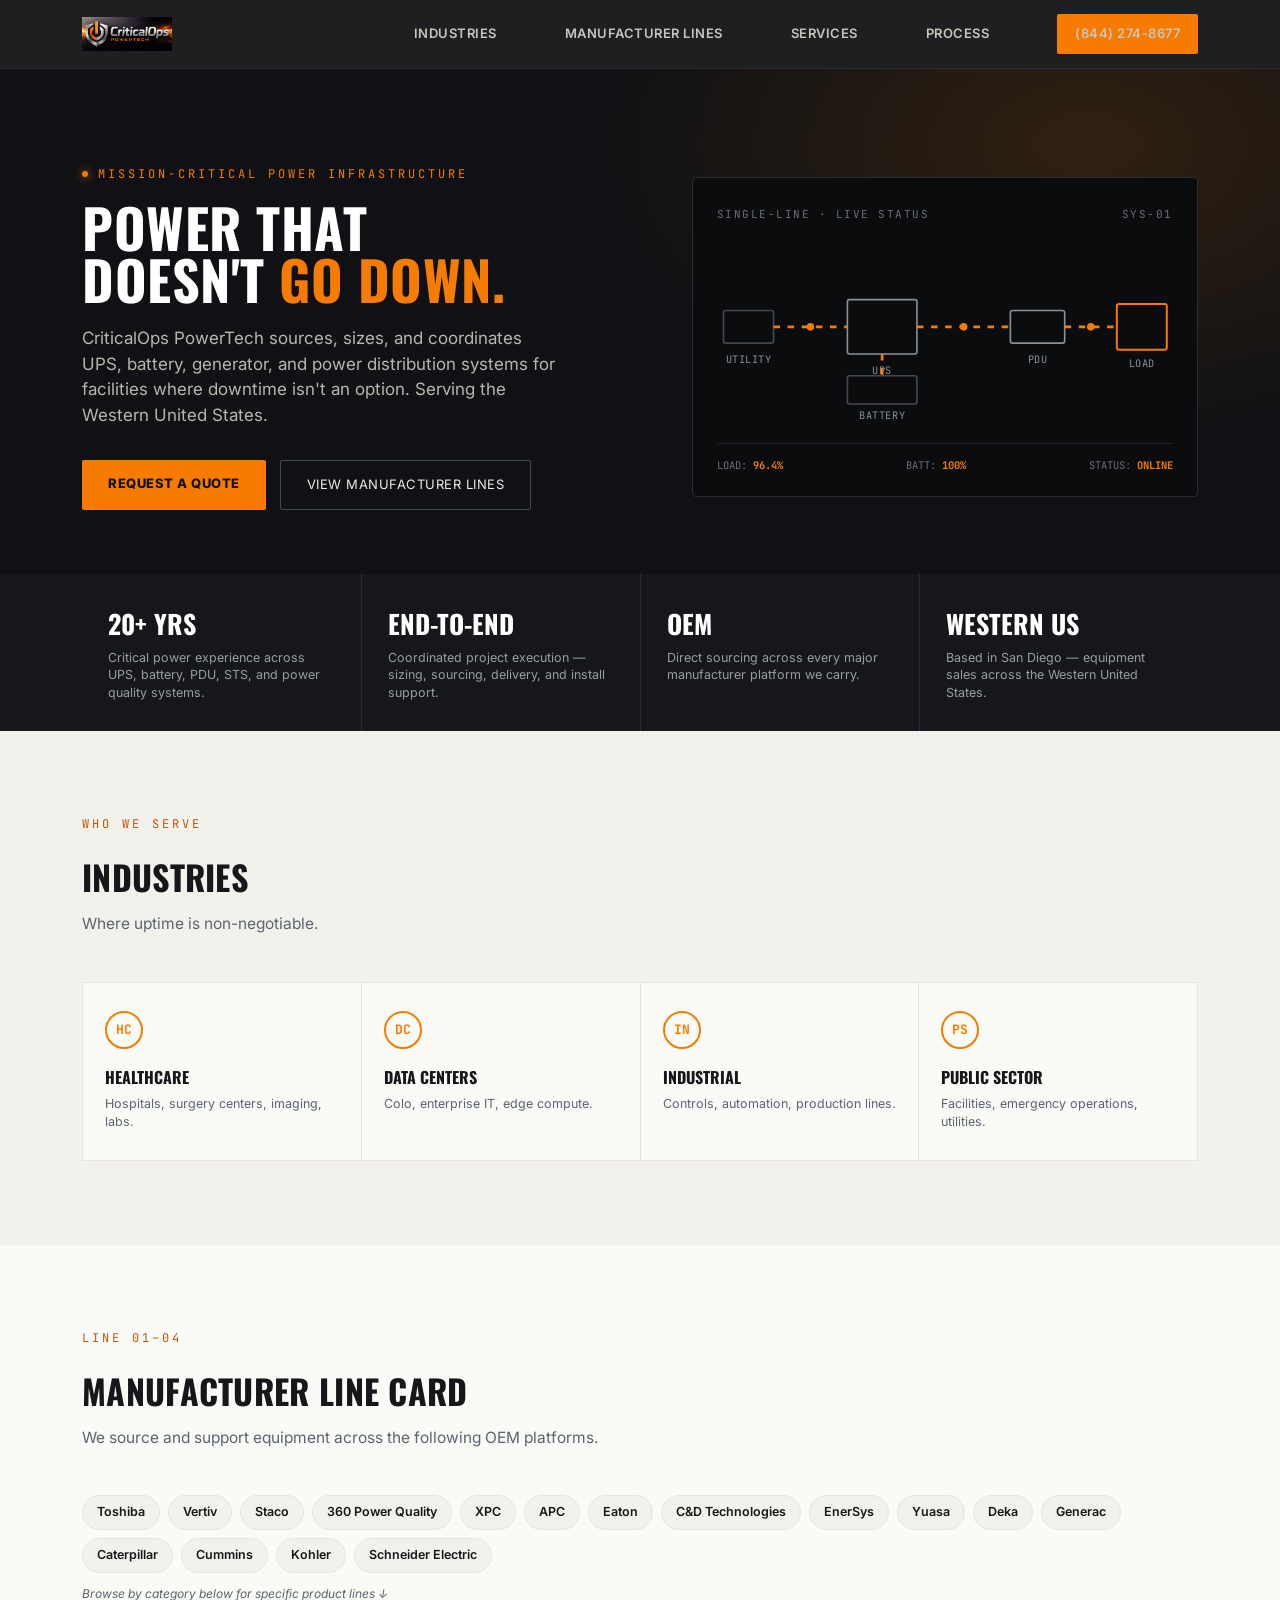
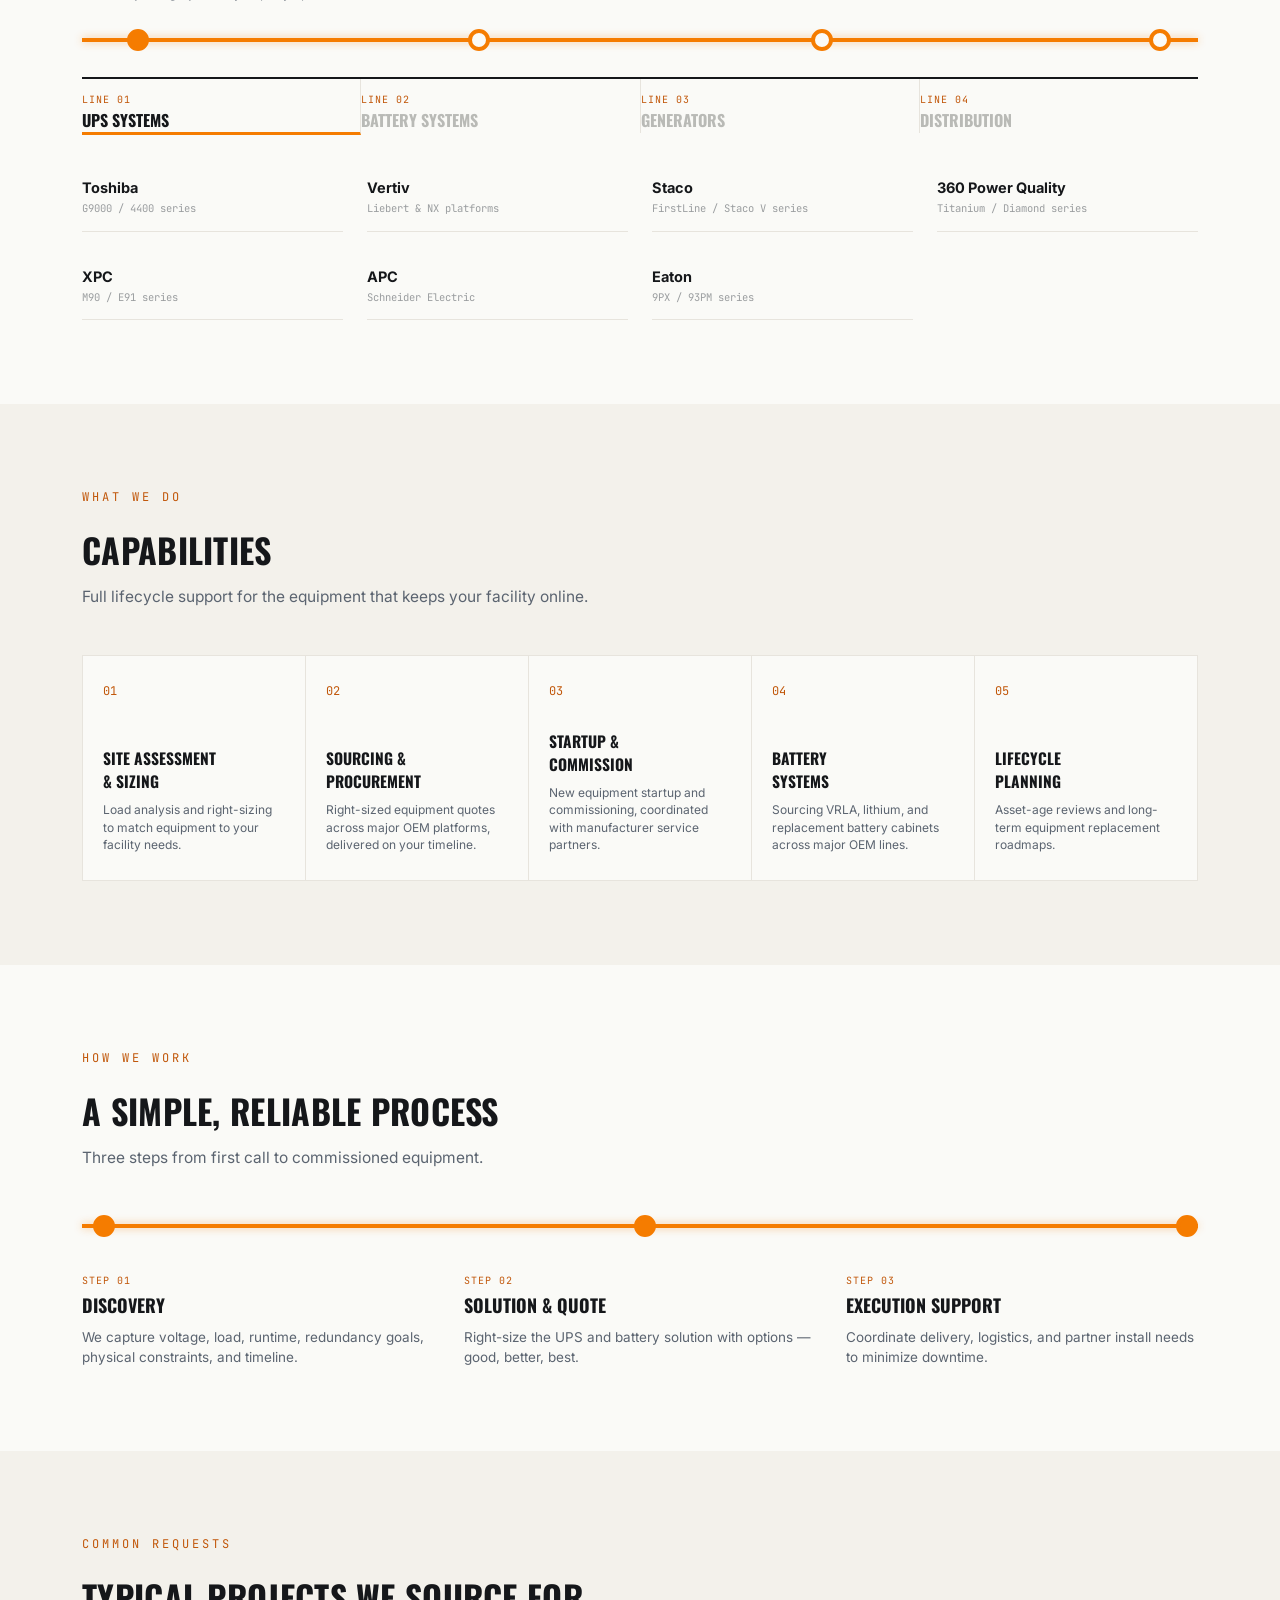
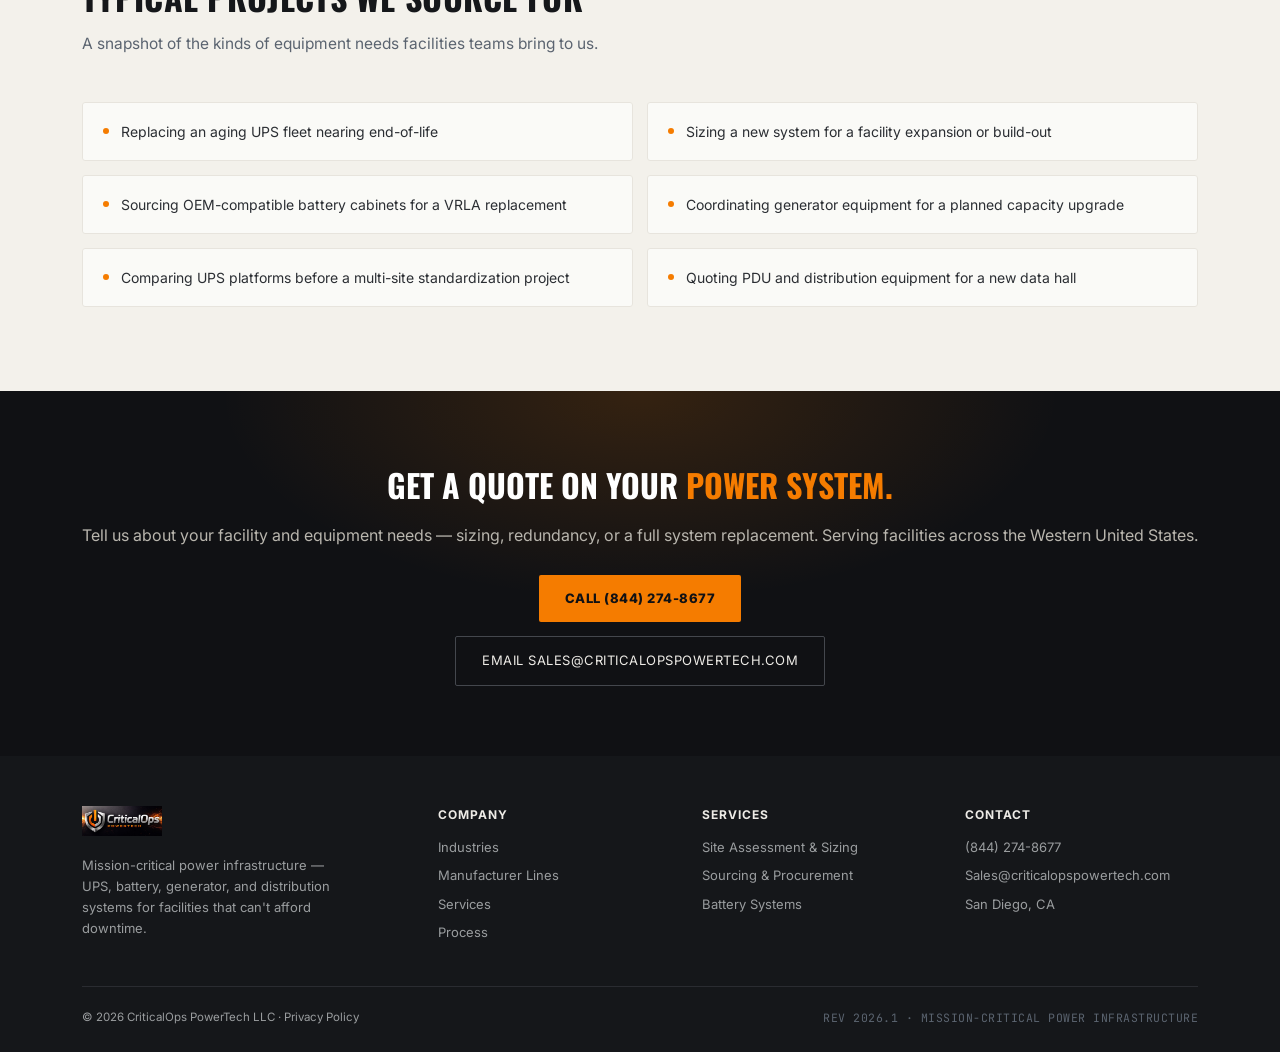
<file: index.html>
<!DOCTYPE html>
<html lang="en">
<head>
<meta charset="UTF-8">
<meta name="viewport" content="width=device-width, initial-scale=1.0">

<!-- ===== Primary SEO ===== -->
<title>UPS &amp; Power Equipment Sales | CriticalOps PowerTech</title>
<meta name="description" content="Mission-critical UPS, battery, generator, and power distribution equipment sales and sourcing for data centers, healthcare, and industrial facilities across the Western United States.">
<meta name="robots" content="index, follow">
<link rel="canonical" href="https://criticalopspowertech.com/">

<!-- ===== Favicon ===== -->
<link rel="icon" type="image/png" sizes="32x32" href="/favicon-32.png">
<link rel="icon" type="image/png" sizes="16x16" href="/favicon-16.png">
<link rel="apple-touch-icon" sizes="180x180" href="/apple-touch-icon.png">

<!-- ===== Open Graph (Facebook / LinkedIn previews) ===== -->
<meta property="og:type" content="website">
<meta property="og:title" content="CriticalOps PowerTech | Mission-Critical UPS &amp; Power Infrastructure">
<meta property="og:description" content="UPS, battery, generator, and power distribution equipment sales for facilities where downtime isn't an option. Serving the Western United States.">
<meta property="og:url" content="https://criticalopspowertech.com/">
<meta property="og:image" content="https://criticalopspowertech.com/og-image.jpg">
<meta property="og:image:width" content="1200">
<meta property="og:image:height" content="630">
<meta property="og:locale" content="en_US">
<meta property="og:site_name" content="CriticalOps PowerTech">

<!-- ===== Twitter Card ===== -->
<meta name="twitter:card" content="summary_large_image">
<meta name="twitter:title" content="CriticalOps PowerTech | Mission-Critical UPS &amp; Power Infrastructure">
<meta name="twitter:description" content="UPS, battery, generator, and power distribution equipment sales for facilities where downtime isn't an option.">
<meta name="twitter:image" content="https://criticalopspowertech.com/og-image.jpg">

<!-- ===== Local Business Structured Data ===== -->
<script type="application/ld+json">
{
  "@context": "https://schema.org",
  "@type": "LocalBusiness",
  "name": "CriticalOps PowerTech LLC",
  "image": "https://criticalopspowertech.com/og-image.jpg",
  "url": "https://criticalopspowertech.com/",
  "telephone": "+1-844-274-8677",
  "email": "Sales@criticalopspowertech.com",
  "priceRange": "$$",
  "address": {
    "@type": "PostalAddress",
    "addressLocality": "San Diego",
    "addressRegion": "CA",
    "addressCountry": "US"
  },
  "areaServed": [
    {"@type": "State", "name": "California"},
    {"@type": "State", "name": "Nevada"},
    {"@type": "State", "name": "Arizona"},
    {"@type": "State", "name": "Utah"},
    {"@type": "State", "name": "Wyoming"},
    {"@type": "State", "name": "Montana"}
  ],
  "openingHoursSpecification": [
    {
      "@type": "OpeningHoursSpecification",
      "dayOfWeek": ["Monday","Tuesday","Wednesday","Thursday","Friday"],
      "opens": "08:00",
      "closes": "17:00"
    }
  ],
  "sameAs": [],
  "makesOffer": [
    {"@type":"Offer","itemOffered":{"@type":"Service","name":"UPS System Sales & Sourcing"}},
    {"@type":"Offer","itemOffered":{"@type":"Service","name":"Battery System Sourcing"}},
    {"@type":"Offer","itemOffered":{"@type":"Service","name":"Generator Equipment Sourcing"}},
    {"@type":"Offer","itemOffered":{"@type":"Service","name":"Power System Sourcing & Project Coordination"}}
  ]
}
</script>

<!-- ===== Google Analytics (GA4) =====
     Currently DISABLED because no real Measurement ID has been added yet.
     To enable: get a free ID at analytics.google.com — no Google Ads account needed,
     GA4 and Google Ads are separate products. Takes about 2 minutes:
     1. Go to analytics.google.com, create an account + property for criticalopspowertech.com
     2. It will give you an ID that looks like G-ABC1234XYZ
     3. Replace BOTH instances of G-XXXXXXXXXX below with that ID
     4. Delete the comment-opening marker right below this note, and the matching
        comment-closing marker further down, to turn the tracking code back on.
-->
<!--
<script async src="https://www.googletagmanager.com/gtag/js?id=G-XXXXXXXXXX"></script>
<script>
  window.dataLayer = window.dataLayer || [];
  function gtag(){dataLayer.push(arguments);}
  gtag('js', new Date());
  gtag('config', 'G-XXXXXXXXXX');
</script>
-->

<link rel="preconnect" href="https://fonts.googleapis.com">
<link rel="preconnect" href="https://fonts.gstatic.com" crossorigin>
<link href="https://fonts.googleapis.com/css2?family=Oswald:wght@500;600;700&family=JetBrains+Mono:wght@400;500;600&family=Inter:wght@400;500;600&display=swap" rel="stylesheet">
<style>
  :root{
    --charcoal:#101114;
    --charcoal2:#1A1C20;
    --orange:#F57C00;
    --amber:#C1570A;
    --steel:#5B6470;
    --paper:#FAFAF7;
    --hairline:#E7E4DD;
    --ink:#15171A;
  }
  *{margin:0;padding:0;box-sizing:border-box;}
  html{scroll-behavior:smooth;}
  body{
    font-family:"Inter",-apple-system,BlinkMacSystemFont,"Segoe UI",Helvetica,Arial,sans-serif;
    background:var(--paper);
    color:var(--ink);
    line-height:1.5;
  }
  .display{
    font-family:"Oswald",Helvetica,Arial,sans-serif;
    font-stretch:condensed;
    font-weight:800;
    text-transform:uppercase;
    letter-spacing:0.5px;
  }
  .mono{
    font-family:"JetBrains Mono","SF Mono","Courier New",monospace;
    letter-spacing:0.5px;
  }
  a{color:inherit;text-decoration:none;}
  .wrap{max-width:1180px;margin:0 auto;padding:0 32px;}

  /* ---------------- NAV ---------------- */
  header.nav{
    position:sticky;top:0;z-index:50;
    background:rgba(16,17,20,0.94);
    backdrop-filter:blur(6px);
    border-bottom:1px solid #2A2C31;
  }
  .nav-inner{
    max-width:1180px;margin:0 auto;padding:14px 32px;
    display:flex;align-items:center;justify-content:space-between;
  }
  .nav-logo{display:flex;align-items:center;gap:10px;}
  .nav-logo img{height:34px;display:block;}
  .nav-links{display:flex;align-items:center;gap:34px;}
  .nav-links a{
    color:#C9C5BC;font-size:13px;letter-spacing:0.5px;text-transform:uppercase;
    font-weight:600;transition:color .15s;margin-left:34px;
  }
  .nav-links a:first-child{margin-left:0;}
  .nav-links a:hover{color:var(--orange);}
  .nav-cta{
    background:var(--orange);color:#101114;font-weight:800;
    padding:10px 18px;border-radius:2px;font-size:13px;letter-spacing:0.3px;
    text-transform:uppercase;
  }
  .nav-cta:hover{background:#FF9326;}
  .nav-burger{
    display:none;flex-direction:column;justify-content:center;gap:5px;
    width:30px;height:30px;background:none;border:none;cursor:pointer;padding:0;
  }
  .nav-burger span{width:100%;height:2px;background:#EDEBE6;transition:transform .2s, opacity .2s;}
  .nav-burger.open span:nth-child(1){transform:translateY(7px) rotate(45deg);}
  .nav-burger.open span:nth-child(2){opacity:0;}
  .nav-burger.open span:nth-child(3){transform:translateY(-7px) rotate(-45deg);}
  @media(max-width:860px){
    .nav-links{
      position:fixed;top:63px;left:0;right:0;bottom:0;
      background:var(--charcoal);
      flex-direction:column;align-items:flex-start;gap:0;
      padding:18px 32px;
      transform:translateX(100%);
      transition:transform .25s ease;
      overflow-y:auto;
    }
    .nav-links.open{transform:translateX(0);}
    .nav-links a{
      margin-left:0;width:100%;padding:16px 0;font-size:15px;
      border-bottom:1px solid #2A2C31;
    }
    .nav-links a.nav-cta{
      width:auto;margin-top:18px;padding:14px 22px;border:none;text-align:center;
    }
    .nav-burger{display:flex;}
  }

  /* ---------------- HERO ---------------- */
  .hero{
    background:var(--charcoal);
    color:#fff;
    position:relative;
    overflow:hidden;
    padding:96px 0 64px 0;
  }
  .hero::before{
    content:'';
    position:absolute; top:0;left:0;right:0;bottom:0;
    background:
      radial-gradient(ellipse 700px 420px at 85% 15%, rgba(245,124,0,0.14), transparent 70%);
    pointer-events:none;
  }
  .hero-inner{
    max-width:1180px;margin:0 auto;padding:0 32px;
    display:grid;grid-template-columns:1.05fr 0.95fr;gap:50px;align-items:center;
    position:relative;z-index:2;
  }
  .eyebrow{
    font-family:"JetBrains Mono","SF Mono","Courier New",monospace;
    font-size:12px;letter-spacing:3px;color:var(--orange);text-transform:uppercase;
    display:flex;align-items:center;gap:10px;margin-bottom:18px;
  }
  .eyebrow .dot{width:6px;height:6px;border-radius:50%;background:var(--orange);
    box-shadow:0 0 8px rgba(245,124,0,.9);animation:pulse 1.8s infinite;}
  @keyframes pulse{0%,100%{opacity:1;}50%{opacity:.35;}}
  h1.hero-title{
    font-size:54px;line-height:0.98;letter-spacing:0.5px;
    font-family:"Oswald",Helvetica,sans-serif;font-weight:800;text-transform:uppercase;
    margin-bottom:20px;
  }
  h1.hero-title span{color:var(--orange);}
  .hero p.sub{
    font-size:17px;color:#B9B6AE;max-width:480px;margin-bottom:32px;
  }
  .hero-ctas{display:flex;gap:14px;flex-wrap:wrap;}
  .btn-primary{
    background:var(--orange);color:#101114;font-weight:800;padding:14px 26px;
    text-transform:uppercase;font-size:13px;letter-spacing:0.5px;border-radius:2px;
    transition:background .15s, transform .15s;
    display:inline-block;
  }
  .btn-primary:hover{background:#FF9326;transform:translateY(-1px);}
  .btn-ghost{
    border:1.5px solid #44474D;color:#EDEBE6;padding:14px 26px;
    text-transform:uppercase;font-size:13px;letter-spacing:0.5px;border-radius:2px;
    transition:border-color .15s, color .15s;
    display:inline-block;
  }
  .btn-ghost:hover{border-color:var(--orange);color:var(--orange);}

  /* ---- single-line diagram (signature hero element) ---- */
  .diagram{
    background:#0B0C0E;
    border:1px solid #2A2C31;
    border-radius:4px;
    padding:28px 24px 22px 24px;
    position:relative;
  }
  .diagram .dtitle{
    font-family:"JetBrains Mono","SF Mono","Courier New",monospace;font-size:11px;color:#6B6E73;
    letter-spacing:1.5px;text-transform:uppercase;margin-bottom:18px;
    display:flex;justify-content:space-between;
  }
  .diagram svg{width:100%;height:auto;display:block;}
  .diagram .node-label{
    font-family:"JetBrains Mono","SF Mono","Courier New",monospace;font-size:9.5px;fill:#8A8F98;
    text-transform:uppercase;letter-spacing:0.5px;
  }
  .diagram .flow{
    stroke:var(--orange); stroke-width:2.5; fill:none;
    stroke-dasharray:6 7;
    animation:flow 1.4s linear infinite;
  }
  @keyframes flow{to{stroke-dashoffset:-26;}}
  .diagram .statline{
    margin-top:18px;display:flex;justify-content:space-between;
    font-family:"JetBrains Mono","SF Mono","Courier New",monospace;font-size:10.5px;color:#6B6E73;
    border-top:1px solid #232427;padding-top:14px;
  }
  .diagram .statline b{color:var(--orange);}

  /* ---------------- STATS STRIP ---------------- */
  .stats{
    background:var(--ink);
    padding:0;
  }
  .stats-inner{
    max-width:1180px;margin:0 auto;padding:0 32px;
    display:grid;grid-template-columns:repeat(4,1fr);
  }
  .stat{
    padding:30px 26px;border-left:1px solid #2A2C31;
  }
  .stat:first-child{border-left:none;}
  .stat .big{font-family:"Oswald",sans-serif;font-weight:800;font-size:26px;color:#fff;text-transform:uppercase;}
  .stat .desc{font-size:12.5px;color:#9A9D9F;margin-top:6px;line-height:1.4;}
  @media(max-width:760px){.stats-inner{grid-template-columns:repeat(2,1fr);}.stat:nth-child(3){border-left:none;}}

  /* ---------------- SECTION HEADERS ---------------- */
  section{padding:84px 0;}
  .section-head{margin-bottom:46px;max-width:640px;}
  .section-head .eyebrow{color:var(--amber);}
  .section-head h2{
    font-family:"Oswald",sans-serif;font-weight:800;text-transform:uppercase;
    font-size:34px;letter-spacing:0.3px;color:var(--ink);
  }
  .section-head p{color:var(--steel);font-size:15.5px;margin-top:10px;}

  /* ---------------- LINE CARD / BUS BAR ---------------- */
  .lines{background:var(--paper);}
  .brand-chips{display:flex;flex-wrap:wrap;gap:8px;margin-top:22px;}
  .chip{
    background:#F3F1EB;border:1px solid var(--hairline);color:var(--ink);
    font-size:12.5px;font-weight:600;padding:7px 14px;border-radius:20px;
    transition:background .15s, border-color .15s;
  }
  .chip:hover{background:#FCEFDD;border-color:var(--orange);}
  .chip-note{font-size:12px;color:var(--steel);margin-top:12px;font-style:italic;}

  .busbar-web{position:relative;height:30px;margin:26px 0 6px 0;}
  .busbar-web .line{position:absolute;top:9px;left:0;right:0;height:4px;background:var(--orange);
    box-shadow:0 0 8px rgba(245,124,0,.45);}
  .busbar-web .node{
    position:absolute;top:0;width:22px;height:22px;border-radius:50%;
    background:var(--paper);border:4px solid var(--orange);cursor:pointer;
    transition:transform .15s;
  }
  .busbar-web .node:hover{transform:scale(1.15);}
  .busbar-web .node.active{background:var(--orange);}

  .line-tabs{display:flex;margin:18px 0 0 0;border-top:2px solid var(--ink);}
  .line-tab{
    flex:1;padding:14px 4px 0 0;cursor:pointer;border-right:1px solid var(--hairline);
    background:none;border-top:none;border-left:none;border-bottom:none;
    text-align:left;font-family:inherit;
  }
  .line-tab:last-child{border-right:none;}
  .line-tab:focus-visible{outline:2px solid var(--orange);outline-offset:3px;}
  .line-tab .code{display:block;font-family:"JetBrains Mono","SF Mono","Courier New",monospace;font-size:10px;color:var(--amber);letter-spacing:1px;}
  .line-tab h3{font-family:"Oswald",sans-serif;font-weight:800;text-transform:uppercase;font-size:16px;margin-top:2px;color:#B9BAB6;transition:color .15s;}
  .line-tab.active h3{color:var(--ink);}
  .line-tab.active{border-bottom:3px solid var(--orange);margin-bottom:-2px;}

  .line-panel{display:none;padding-top:28px;}
  .line-panel.active{display:grid;grid-template-columns:repeat(4,1fr);gap:18px 24px;}
  .brand-card{padding:14px 0;border-bottom:1px solid var(--hairline);}
  .brand-card b{font-size:14.5px;}
  .brand-card .tag{display:block;font-family:"JetBrains Mono","SF Mono","Courier New",monospace;font-size:10.5px;color:#9A9D9F;margin-top:2px;}

  /* ---------------- SERVICES ---------------- */
  .services{background:#F3F1EB;}
  .svc-grid{display:grid;grid-template-columns:repeat(5,1fr);gap:1px;background:var(--hairline);border:1px solid var(--hairline);}
  .svc-card{background:var(--paper);padding:26px 20px;min-height:170px;display:flex;flex-direction:column;justify-content:space-between;}
  .svc-card .num{font-family:"JetBrains Mono","SF Mono","Courier New",monospace;color:var(--amber);font-size:12px;}
  .svc-card h4{font-family:"Oswald",sans-serif;font-weight:800;text-transform:uppercase;font-size:15.5px;margin-top:30px;}
  .svc-card p{font-size:12px;color:var(--steel);margin-top:8px;line-height:1.45;}
  @media(max-width:900px){.svc-grid{grid-template-columns:repeat(2,1fr);}}

  /* ---------------- INDUSTRIES ---------------- */
  .industries{background:#F3F1EB;}
  .ind-grid{display:grid;grid-template-columns:repeat(4,1fr);gap:1px;background:var(--hairline);border:1px solid var(--hairline);}
  .ind-card{background:var(--paper);padding:28px 22px;text-align:left;}
  .ind-card .mark{
    width:38px;height:38px;border:2px solid var(--orange);border-radius:50%;
    display:flex;align-items:center;justify-content:center;
    font-family:"JetBrains Mono","SF Mono","Courier New",monospace;font-weight:700;color:var(--orange);font-size:13px;
    margin-bottom:16px;
  }
  .ind-card h4{font-family:"Oswald",sans-serif;font-weight:800;text-transform:uppercase;font-size:16px;}
  .ind-card p{font-size:12.5px;color:var(--steel);margin-top:6px;}
  @media(max-width:900px){.ind-grid{grid-template-columns:repeat(2,1fr);}}

  /* ---------------- PROCESS ---------------- */
  .process{background:var(--paper);}
  .proc-track{position:relative;height:28px;margin:8px 0 0 0;}
  .proc-track .line{position:absolute;top:9px;left:0;right:0;height:4px;background:var(--orange);
    box-shadow:0 0 8px rgba(245,124,0,.45);}
  .proc-track .node{
    position:absolute;top:0;width:22px;height:22px;border-radius:50%;
    background:var(--orange);border:4px solid var(--orange);
  }
  .proc-grid{display:grid;grid-template-columns:repeat(3,1fr);gap:30px;margin-top:30px;}
  .proc-card .code{font-family:"JetBrains Mono","SF Mono","Courier New",monospace;font-size:10px;color:var(--amber);letter-spacing:1px;}
  .proc-card h4{font-family:"Oswald",sans-serif;font-weight:800;text-transform:uppercase;font-size:18px;margin:4px 0 8px 0;}
  .proc-card p{font-size:13.5px;color:var(--steel);line-height:1.5;}
  @media(max-width:760px){.proc-grid{grid-template-columns:1fr;}}

  /* ---------------- TYPICAL PROJECTS ---------------- */
  .scenarios{background:#F3F1EB;}
  .scenario-grid{display:grid;grid-template-columns:repeat(2,1fr);gap:14px;margin-top:30px;}
  .scenario-item{
    background:var(--paper);border:1px solid var(--hairline);border-radius:3px;
    padding:18px 20px;display:flex;align-items:flex-start;gap:12px;
  }
  .scenario-item .bullet{
    width:6px;height:6px;border-radius:50%;background:var(--orange);
    margin-top:7px;flex-shrink:0;
  }
  .scenario-item p{font-size:14px;color:#2B2E33;}
  @media(max-width:760px){.scenario-grid{grid-template-columns:1fr;}}

  /* ---------------- CTA BANNER ---------------- */
  .cta-banner{
    background:var(--charcoal);color:#fff;padding:70px 0;text-align:center;position:relative;overflow:hidden;
  }
  .cta-banner::before{
    content:'';position:absolute;top:0;left:0;right:0;bottom:0;
    background:radial-gradient(ellipse 600px 300px at 50% 0%, rgba(245,124,0,0.16), transparent 70%);
  }
  .cta-banner h2{
    font-family:"Oswald",sans-serif;font-weight:800;text-transform:uppercase;
    font-size:32px;position:relative;z-index:2;
  }
  .cta-banner h2 span{color:var(--orange);}
  .cta-banner p{color:#B9B6AE;margin:14px 0 28px 0;position:relative;z-index:2;}
  .cta-banner .btn-primary{position:relative;z-index:2;}

  /* ---------------- QUOTE FORM ---------------- */
  .quote-form{
    position:relative;z-index:2;max-width:560px;margin:0 auto;text-align:left;
  }
  .form-row{display:flex;gap:12px;margin-bottom:12px;}
  .quote-form input,.quote-form textarea{
    width:100%;background:#1A1C20;border:1px solid #34373D;color:#fff;
    padding:13px 14px;border-radius:2px;font-size:14px;font-family:inherit;
    transition:border-color .15s;
  }
  .quote-form textarea{margin-bottom:16px;resize:vertical;}
  .quote-form input::placeholder,.quote-form textarea::placeholder{color:#6B6E73;}
  .quote-form input:focus,.quote-form textarea:focus{outline:none;border-color:var(--orange);}
  .form-submit{width:100%;border:none;cursor:pointer;font-family:inherit;}
  .form-status{margin-top:12px;font-size:13px;color:#B9B6AE;min-height:18px;}
  .form-status.success{color:#7CC576;}
  .form-status.error{color:#E5786C;}
  .or-call{position:relative;z-index:2;margin-top:18px;font-size:13.5px;color:#9A9D9F;}
  .contact-fallback{
    position:relative;z-index:2;display:flex;gap:14px;justify-content:center;
    flex-wrap:wrap;max-width:560px;margin:0 auto;
  }
  .contact-fallback .btn-ghost{color:#EDEBE6;}
  .or-call a{color:var(--orange);font-weight:600;}
  @media(max-width:600px){.form-row{flex-direction:column;gap:0;}}

  /* ---------------- FOOTER ---------------- */
  footer{background:var(--ink);color:#9A9D9F;padding:50px 0 26px 0;font-size:13px;}
  .footer-grid{display:grid;grid-template-columns:1.4fr 1fr 1fr 1fr;gap:30px;padding-bottom:34px;border-bottom:1px solid #2A2C31;}
  .footer-grid img{height:30px;margin-bottom:14px;}
  .footer-grid p{line-height:1.6;max-width:260px;}
  .footer-col h5{color:#EDEBE6;font-size:12px;text-transform:uppercase;letter-spacing:1px;margin-bottom:14px;}
  .footer-col a{display:block;color:#9A9D9F;margin-bottom:9px;transition:color .15s;}
  .footer-col a:hover{color:var(--orange);}
  .footer-bottom{display:flex;justify-content:space-between;padding-top:22px;font-size:11.5px;flex-wrap:wrap;gap:10px;}
  .footer-bottom .mono{color:#5B6470;}

  /* ---------------- SCROLL PROGRESS ---------------- */
  .scroll-progress{
    position:fixed;top:0;left:0;height:2.5px;background:var(--orange);
    width:0%;z-index:100;box-shadow:0 0 6px rgba(245,124,0,.6);
    transition:width .08s linear;
  }

  /* ---------------- SCROLL REVEAL ---------------- */
  .reveal{
    opacity:0;transform:translateY(22px);
    transition:opacity .65s cubic-bezier(.2,.7,.3,1), transform .65s cubic-bezier(.2,.7,.3,1);
  }
  .reveal.in-view{opacity:1;transform:translateY(0);}
  .reveal-stagger.in-view .stat,
  .reveal-stagger.in-view .svc-card,
  .reveal-stagger.in-view .ind-card,
  .reveal-stagger.in-view .proc-card{
    animation:staggerUp .6s cubic-bezier(.2,.7,.3,1) both;
  }
  .reveal-stagger .stat:nth-child(1),.reveal-stagger .svc-card:nth-child(1),.reveal-stagger .ind-card:nth-child(1),.reveal-stagger .proc-card:nth-child(1){animation-delay:.05s;}
  .reveal-stagger .stat:nth-child(2),.reveal-stagger .svc-card:nth-child(2),.reveal-stagger .ind-card:nth-child(2),.reveal-stagger .proc-card:nth-child(2){animation-delay:.14s;}
  .reveal-stagger .stat:nth-child(3),.reveal-stagger .svc-card:nth-child(3),.reveal-stagger .ind-card:nth-child(3),.reveal-stagger .proc-card:nth-child(3){animation-delay:.23s;}
  .reveal-stagger .stat:nth-child(4),.reveal-stagger .svc-card:nth-child(4),.reveal-stagger .ind-card:nth-child(4){animation-delay:.32s;}
  .reveal-stagger .svc-card:nth-child(5){animation-delay:.41s;}
  @keyframes staggerUp{from{opacity:0;transform:translateY(16px);}to{opacity:1;transform:translateY(0);}}

  /* ---------------- HOVER LIFT ---------------- */
  .svc-card,.ind-card,.brand-card{transition:transform .2s ease, box-shadow .2s ease, background .2s ease;}
  .svc-card:hover,.ind-card:hover{
    transform:translateY(-4px);
    box-shadow:0 14px 28px rgba(16,17,20,0.08);
    position:relative;z-index:2;
  }
  .brand-card:hover{background:#FCF8F2;padding-left:6px;}
  .stat{transition:background .2s ease;}
  .stat:hover{background:rgba(245,124,0,0.05);}

  /* ---------------- TAB FADE ---------------- */
  .line-panel{display:none;opacity:0;}
  .line-panel.active{display:grid;animation:fadeInPanel .35s ease forwards;}
  @keyframes fadeInPanel{from{opacity:0;transform:translateY(6px);}to{opacity:1;transform:translateY(0);}}

  /* respect reduced motion */
  @media (prefers-reduced-motion: reduce){
    .reveal,.reveal.in-view,.reveal-stagger .stat,.reveal-stagger .svc-card,.reveal-stagger .ind-card,.reveal-stagger .proc-card,.line-panel.active{
      animation:none!important;transition:none!important;opacity:1!important;transform:none!important;
    }
  }

  @media(max-width:900px){
    .hero-inner{grid-template-columns:1fr;}
    h1.hero-title{font-size:38px;}
    .line-panel.active{grid-template-columns:1fr 1fr;}
    .footer-grid{grid-template-columns:1fr 1fr;}
  }
</style>
</head>
<body>
<div class="scroll-progress" id="scrollProgress"></div>

  <header class="nav">
    <div class="nav-inner">
      <div class="nav-logo">
        <img src="/logo.jpg" alt="CriticalOps PowerTech - Mission-Critical UPS and Power Infrastructure Services">
      </div>
      <div class="nav-links" id="navLinks">
        <a href="#industries">Industries</a>
        <a href="#lines">Manufacturer Lines</a>
        <a href="#services">Services</a>
        <a href="#process">Process</a>
        <a href="tel:8442748677" class="nav-cta">(844) 274-8677</a>
      </div>
      <button class="nav-burger" id="navBurger" aria-label="Open menu" aria-expanded="false">
        <span></span><span></span><span></span>
      </button>
    </div>
  </header>

  <!-- ================= HERO ================= -->
  <section class="hero">
    <div class="hero-inner">
      <div>
        <div class="eyebrow"><span class="dot"></span> Mission-Critical Power Infrastructure</div>
        <h1 class="hero-title">Power that<br>doesn't <span>go down.</span></h1>
        <p class="sub">CriticalOps PowerTech sources, sizes, and coordinates UPS, battery, generator, and power distribution systems for facilities where downtime isn't an option. Serving the Western United States.</p>
        <div class="hero-ctas">
          <a href="#contact" class="btn-primary">Request a Quote</a>
          <a href="#lines" class="btn-ghost">View Manufacturer Lines</a>
        </div>
      </div>

      <div class="diagram">
        <div class="dtitle"><span>SINGLE-LINE &middot; LIVE STATUS</span><span>SYS-01</span></div>
        <svg viewBox="0 0 420 170" xmlns="http://www.w3.org/2000/svg">
          <!-- utility -->
          <rect x="6" y="64" width="46" height="30" rx="2" fill="none" stroke="#44474D" stroke-width="1.5"/>
          <text x="29" y="112" text-anchor="middle" class="node-label">UTILITY</text>
          <!-- UPS -->
          <rect x="120" y="54" width="64" height="50" rx="2" fill="none" stroke="#8A8F98" stroke-width="1.5"/>
          <text x="152" y="122" text-anchor="middle" class="node-label">UPS</text>
          <!-- Battery -->
          <rect x="120" y="124" width="64" height="26" rx="2" fill="none" stroke="#44474D" stroke-width="1.5"/>
          <text x="152" y="164" text-anchor="middle" class="node-label">BATTERY</text>
          <!-- PDU -->
          <rect x="270" y="64" width="50" height="30" rx="2" fill="none" stroke="#8A8F98" stroke-width="1.5"/>
          <text x="295" y="112" text-anchor="middle" class="node-label">PDU</text>
          <!-- LOAD -->
          <rect x="368" y="58" width="46" height="42" rx="2" fill="none" stroke="#F57C00" stroke-width="1.8"/>
          <text x="391" y="116" text-anchor="middle" class="node-label" fill="#F57C00">LOAD</text>

          <!-- connections -->
          <path class="flow" d="M52,79 H120"/>
          <path class="flow" d="M152,104 V124"/>
          <path class="flow" d="M184,79 H270"/>
          <path class="flow" d="M320,79 H368"/>

          <!-- nodes -->
          <circle cx="86" cy="79" r="3.5" fill="#F57C00"/>
          <circle cx="227" cy="79" r="3.5" fill="#F57C00"/>
          <circle cx="344" cy="79" r="3.5" fill="#F57C00"/>
        </svg>
        <div class="statline">
          <span>LOAD: <b>96.4%</b></span>
          <span>BATT: <b>100%</b></span>
          <span>STATUS: <b>ONLINE</b></span>
        </div>
      </div>
    </div>
  </section>

  <!-- ================= STATS ================= -->
  <div class="stats">
    <div class="stats-inner reveal-stagger reveal">
      <div class="stat"><div class="big"><span data-count="20">20</span>+ Yrs</div><div class="desc">Critical power experience across UPS, battery, PDU, STS, and power quality systems.</div></div>
      <div class="stat"><div class="big">End-to-End</div><div class="desc">Coordinated project execution — sizing, sourcing, delivery, and install support.</div></div>
      <div class="stat"><div class="big">OEM</div><div class="desc">Direct sourcing across every major manufacturer platform we carry.</div></div>
      <div class="stat"><div class="big">Western US</div><div class="desc">Based in San Diego — equipment sales across the Western United States.</div></div>
    </div>
  </div>

  <!-- ================= INDUSTRIES ================= -->
  <section class="industries" id="industries">
    <div class="wrap">
      <div class="section-head reveal">
        <div class="eyebrow">Who We Serve</div>
        <h2>Industries</h2>
        <p>Where uptime is non-negotiable.</p>
      </div>
      <div class="ind-grid reveal-stagger reveal">
        <div class="ind-card"><div class="mark">HC</div><h4>Healthcare</h4><p>Hospitals, surgery centers, imaging, labs.</p></div>
        <div class="ind-card"><div class="mark">DC</div><h4>Data Centers</h4><p>Colo, enterprise IT, edge compute.</p></div>
        <div class="ind-card"><div class="mark">IN</div><h4>Industrial</h4><p>Controls, automation, production lines.</p></div>
        <div class="ind-card"><div class="mark">PS</div><h4>Public Sector</h4><p>Facilities, emergency operations, utilities.</p></div>
      </div>
    </div>
  </section>

  <!-- ================= MANUFACTURER LINES ================= -->
  <section class="lines" id="lines">
    <div class="wrap">
      <div class="section-head reveal">
        <div class="eyebrow">Line 01&ndash;04</div>
        <h2>Manufacturer Line Card</h2>
        <p>We source and support equipment across the following OEM platforms.</p>
      </div>

      <div class="brand-chips reveal">
        <span class="chip">Toshiba</span><span class="chip">Vertiv</span><span class="chip">Staco</span>
        <span class="chip">360 Power Quality</span><span class="chip">XPC</span><span class="chip">APC</span>
        <span class="chip">Eaton</span><span class="chip">C&amp;D Technologies</span><span class="chip">EnerSys</span>
        <span class="chip">Yuasa</span><span class="chip">Deka</span><span class="chip">Generac</span>
        <span class="chip">Caterpillar</span><span class="chip">Cummins</span><span class="chip">Kohler</span>
        <span class="chip">Schneider Electric</span>
      </div>
      <p class="chip-note">Browse by category below for specific product lines &darr;</p>

      <div class="busbar-web" aria-hidden="true">
        <div class="line"></div>
        <div class="node active" data-tab="0" style="left:4%;"></div>
        <div class="node" data-tab="1" style="left:34.6%;"></div>
        <div class="node" data-tab="2" style="left:65.3%;"></div>
        <div class="node" data-tab="3" style="left:95.6%;"></div>
      </div>

      <div class="line-tabs" role="tablist" aria-label="Manufacturer equipment categories">
        <button type="button" class="line-tab active" role="tab" aria-selected="true" aria-controls="panel-0" id="tab-0" data-tab="0"><span class="code">LINE 01</span><h3>UPS Systems</h3></button>
        <button type="button" class="line-tab" role="tab" aria-selected="false" tabindex="-1" aria-controls="panel-1" id="tab-1" data-tab="1"><span class="code">LINE 02</span><h3>Battery Systems</h3></button>
        <button type="button" class="line-tab" role="tab" aria-selected="false" tabindex="-1" aria-controls="panel-2" id="tab-2" data-tab="2"><span class="code">LINE 03</span><h3>Generators</h3></button>
        <button type="button" class="line-tab" role="tab" aria-selected="false" tabindex="-1" aria-controls="panel-3" id="tab-3" data-tab="3"><span class="code">LINE 04</span><h3>Distribution</h3></button>
      </div>

      <div class="line-panel active" data-panel="0" role="tabpanel" id="panel-0" aria-labelledby="tab-0" tabindex="0">
        <div class="brand-card"><b>Toshiba</b><span class="tag">G9000 / 4400 series</span></div>
        <div class="brand-card"><b>Vertiv</b><span class="tag">Liebert &amp; NX platforms</span></div>
        <div class="brand-card"><b>Staco</b><span class="tag">FirstLine / Staco V series</span></div>
        <div class="brand-card"><b>360 Power Quality</b><span class="tag">Titanium / Diamond series</span></div>
        <div class="brand-card"><b>XPC</b><span class="tag">M90 / E91 series</span></div>
        <div class="brand-card"><b>APC</b><span class="tag">Schneider Electric</span></div>
        <div class="brand-card"><b>Eaton</b><span class="tag">9PX / 93PM series</span></div>
      </div>
      <div class="line-panel" data-panel="1" role="tabpanel" id="panel-1" aria-labelledby="tab-1" tabindex="0">
        <div class="brand-card"><b>C&amp;D Technologies</b><span class="tag">Dynasty series</span></div>
        <div class="brand-card"><b>EnerSys</b><span class="tag">VRLA &amp; flooded cell</span></div>
        <div class="brand-card"><b>Vertiv</b><span class="tag">HP / DX battery cabinets</span></div>
        <div class="brand-card"><b>Yuasa</b><span class="tag">NP / EN series VRLA</span></div>
        <div class="brand-card"><b>Deka</b><span class="tag">East Penn &middot; Unigy series</span></div>
      </div>
      <div class="line-panel" data-panel="2" role="tabpanel" id="panel-2" aria-labelledby="tab-2" tabindex="0">
        <div class="brand-card"><b>Generac</b><span class="tag">Industrial Power</span></div>
        <div class="brand-card"><b>Caterpillar</b><span class="tag">Diesel &amp; gas gensets</span></div>
        <div class="brand-card"><b>Cummins</b><span class="tag">Power Generation</span></div>
        <div class="brand-card"><b>Kohler</b><span class="tag">KD / KG series</span></div>
      </div>
      <div class="line-panel" data-panel="3" role="tabpanel" id="panel-3" aria-labelledby="tab-3" tabindex="0">
        <div class="brand-card"><b>Eaton</b><span class="tag">PDU / STS / switchgear</span></div>
        <div class="brand-card"><b>Vertiv</b><span class="tag">Rack PDU systems</span></div>
        <div class="brand-card"><b>Schneider Electric</b><span class="tag">PDU / RPP</span></div>
      </div>
    </div>
  </section>

  <!-- ================= SERVICES ================= -->
  <section class="services" id="services">
    <div class="wrap">
      <div class="section-head reveal">
        <div class="eyebrow">What We Do</div>
        <h2>Capabilities</h2>
        <p>Full lifecycle support for the equipment that keeps your facility online.</p>
      </div>
      <div class="svc-grid reveal-stagger reveal">
        <div class="svc-card"><div class="num">01</div><div><h4>Site Assessment<br>&amp; Sizing</h4><p>Load analysis and right-sizing to match equipment to your facility needs.</p></div></div>
        <div class="svc-card"><div class="num">02</div><div><h4>Sourcing &amp;<br>Procurement</h4><p>Right-sized equipment quotes across major OEM platforms, delivered on your timeline.</p></div></div>
        <div class="svc-card"><div class="num">03</div><div><h4>Startup &amp;<br>Commission</h4><p>New equipment startup and commissioning, coordinated with manufacturer service partners.</p></div></div>
        <div class="svc-card"><div class="num">04</div><div><h4>Battery<br>Systems</h4><p>Sourcing VRLA, lithium, and replacement battery cabinets across major OEM lines.</p></div></div>
        <div class="svc-card"><div class="num">05</div><div><h4>Lifecycle<br>Planning</h4><p>Asset-age reviews and long-term equipment replacement roadmaps.</p></div></div>
      </div>
    </div>
  </section>

  <!-- ================= PROCESS ================= -->
  <section class="process" id="process">
    <div class="wrap">
      <div class="section-head reveal">
        <div class="eyebrow">How We Work</div>
        <h2>A Simple, Reliable Process</h2>
        <p>Three steps from first call to commissioned equipment.</p>
      </div>
      <div class="proc-track">
        <div class="line"></div>
        <div class="node" style="left:1%;"></div>
        <div class="node" style="left:49.5%;"></div>
        <div class="node" style="left:98%;"></div>
      </div>
      <div class="proc-grid reveal-stagger reveal">
        <div class="proc-card">
          <div class="code">STEP 01</div>
          <h4>Discovery</h4>
          <p>We capture voltage, load, runtime, redundancy goals, physical constraints, and timeline.</p>
        </div>
        <div class="proc-card">
          <div class="code">STEP 02</div>
          <h4>Solution &amp; Quote</h4>
          <p>Right-size the UPS and battery solution with options — good, better, best.</p>
        </div>
        <div class="proc-card">
          <div class="code">STEP 03</div>
          <h4>Execution Support</h4>
          <p>Coordinate delivery, logistics, and partner install needs to minimize downtime.</p>
        </div>
      </div>
    </div>
  </section>

  <!-- ================= TYPICAL PROJECTS ================= -->
  <section class="scenarios" id="scenarios">
    <div class="wrap">
      <div class="section-head reveal">
        <div class="eyebrow">Common Requests</div>
        <h2>Typical Projects We Source For</h2>
        <p>A snapshot of the kinds of equipment needs facilities teams bring to us.</p>
      </div>
      <div class="scenario-grid reveal">
        <div class="scenario-item"><div class="bullet"></div><p>Replacing an aging UPS fleet nearing end-of-life</p></div>
        <div class="scenario-item"><div class="bullet"></div><p>Sizing a new system for a facility expansion or build-out</p></div>
        <div class="scenario-item"><div class="bullet"></div><p>Sourcing OEM-compatible battery cabinets for a VRLA replacement</p></div>
        <div class="scenario-item"><div class="bullet"></div><p>Coordinating generator equipment for a planned capacity upgrade</p></div>
        <div class="scenario-item"><div class="bullet"></div><p>Comparing UPS platforms before a multi-site standardization project</p></div>
        <div class="scenario-item"><div class="bullet"></div><p>Quoting PDU and distribution equipment for a new data hall</p></div>
      </div>
    </div>
  </section>

  <!-- ================= CTA BANNER ================= -->
  <div class="cta-banner" id="contact">
    <h2>Get a Quote on Your <span>Power System.</span></h2>
    <p>Tell us about your facility and equipment needs — sizing, redundancy, or a full system replacement. Serving facilities across the Western United States.</p>

    <form id="quoteForm" class="quote-form">
      <input type="hidden" name="access_key" value="YOUR_WEB3FORMS_ACCESS_KEY_HERE">
      <input type="checkbox" name="botcheck" class="hp-field" style="display:none" tabindex="-1" autocomplete="off">
      <input type="hidden" name="subject" value="New Quote Request — CriticalOps PowerTech Website">
      <div class="form-row">
        <input type="text" name="name" placeholder="Your Name" required>
        <input type="text" name="company" placeholder="Company">
      </div>
      <div class="form-row">
        <input type="email" name="email" placeholder="Email" required>
        <input type="tel" name="phone" placeholder="Phone">
      </div>
      <textarea name="message" placeholder="What do you need a quote on? (e.g. UPS replacement, battery system, new install)" rows="3" required></textarea>
      <button type="submit" class="btn-primary form-submit">Request a Quote</button>
      <p class="form-status" id="formStatus"></p>
    </form>

    <!-- Shown instead of the form above if the Web3Forms key hasn't been configured yet.
         JS swaps these on page load — see "form fallback" in the script below. -->
    <div id="contactFallback" class="contact-fallback" style="display:none;">
      <a href="tel:8442748677" class="btn-primary">Call (844) 274-8677</a>
      <a href="mailto:Sales@criticalopspowertech.com" class="btn-ghost">Email Sales@criticalopspowertech.com</a>
    </div>

    <p class="or-call" id="orCallLine">Prefer to talk now? <a href="tel:8442748677">Call (844) 274-8677</a></p>
  </div>

  <!-- ================= FOOTER ================= -->
  <footer>
    <div class="wrap">
      <div class="footer-grid">
        <div>
          <img src="/logo.jpg" alt="CriticalOps PowerTech - Mission-Critical UPS and Power Infrastructure Services">
          <p>Mission-critical power infrastructure — UPS, battery, generator, and distribution systems for facilities that can't afford downtime.</p>
        </div>
        <div class="footer-col">
          <h5>Company</h5>
          <a href="#industries">Industries</a>
          <a href="#lines">Manufacturer Lines</a>
          <a href="#services">Services</a>
          <a href="#process">Process</a>
        </div>
        <div class="footer-col">
          <h5>Services</h5>
          <a href="#services">Site Assessment &amp; Sizing</a>
          <a href="#services">Sourcing &amp; Procurement</a>
          <a href="#services">Battery Systems</a>
        </div>
        <div class="footer-col">
          <h5>Contact</h5>
          <a href="tel:8442748677">(844) 274-8677</a>
          <a href="mailto:Sales@criticalopspowertech.com">Sales@criticalopspowertech.com</a>
          <a href="https://maps.google.com/?q=San+Diego,+CA" target="_blank" rel="noopener">San Diego, CA</a>
        </div>
      </div>
      <div class="footer-bottom">
        <span>&copy; 2026 CriticalOps PowerTech LLC &middot; <a href="/privacy.html" style="color:#9A9D9F;">Privacy Policy</a></span>
        <span class="mono">REV 2026.1 &middot; MISSION-CRITICAL POWER INFRASTRUCTURE</span>
      </div>
    </div>
  </footer>

<script>
  // ---- mobile nav toggle ----
  const navBurger = document.getElementById('navBurger');
  const navLinks = document.getElementById('navLinks');
  navBurger.addEventListener('click', ()=>{
    const isOpen = navLinks.classList.toggle('open');
    navBurger.classList.toggle('open', isOpen);
    navBurger.setAttribute('aria-expanded', isOpen);
  });
  navLinks.querySelectorAll('a').forEach(a=>{
    a.addEventListener('click', ()=>{
      navLinks.classList.remove('open');
      navBurger.classList.remove('open');
      navBurger.setAttribute('aria-expanded', false);
    });
  });

  const lineTabs = document.querySelectorAll('.line-tab');
  const busbarNodes = document.querySelectorAll('.busbar-web .node');
  function setActive(idx){
    lineTabs.forEach(t=>{
      const isActive = t.dataset.tab==idx;
      t.classList.toggle('active', isActive);
      t.setAttribute('aria-selected', isActive ? 'true' : 'false');
      t.tabIndex = isActive ? 0 : -1;
    });
    busbarNodes.forEach(n=>n.classList.toggle('active', n.dataset.tab==idx));
    document.querySelectorAll('.line-panel').forEach(p=>p.classList.toggle('active', p.dataset.panel==idx));
  }
  lineTabs.forEach(el=>{
    el.addEventListener('click', ()=> setActive(el.dataset.tab));
  });
  busbarNodes.forEach(el=>{
    el.addEventListener('click', ()=> setActive(el.dataset.tab));
  });
  // arrow-key navigation between tabs, per standard ARIA tab pattern
  const tabsContainer = document.querySelector('.line-tabs');
  if(tabsContainer){
    tabsContainer.addEventListener('keydown', (e)=>{
      const tabsArr = Array.from(lineTabs);
      const current = tabsArr.findIndex(t=>t.classList.contains('active'));
      let next = null;
      if(e.key === 'ArrowRight') next = (current+1) % tabsArr.length;
      if(e.key === 'ArrowLeft') next = (current-1+tabsArr.length) % tabsArr.length;
      if(next !== null){
        e.preventDefault();
        setActive(tabsArr[next].dataset.tab);
        tabsArr[next].focus();
      }
    });
  }

  // ---- scroll progress bar ----
  const progressBar = document.getElementById('scrollProgress');
  function updateProgress(){
    const h = document.documentElement;
    const scrolled = (h.scrollTop) / (h.scrollHeight - h.clientHeight) * 100;
    progressBar.style.width = scrolled + '%';
  }
  document.addEventListener('scroll', updateProgress, {passive:true});
  updateProgress();

  // ---- scroll reveal ----
  const revealEls = document.querySelectorAll('.reveal');
  const revealObserver = new IntersectionObserver((entries)=>{
    entries.forEach(entry=>{
      if(entry.isIntersecting){
        entry.target.classList.add('in-view');
        revealObserver.unobserve(entry.target);
      }
    });
  }, {threshold:0.15, rootMargin:'0px 0px -40px 0px'});
  revealEls.forEach(el=>revealObserver.observe(el));

  // ---- animated counters ----
  const counters = document.querySelectorAll('[data-count]');
  const counterObserver = new IntersectionObserver((entries)=>{
    entries.forEach(entry=>{
      if(entry.isIntersecting){
        const el = entry.target;
        const target = parseInt(el.dataset.count, 10);
        const duration = 900;
        el.textContent = '0'; // safe to reset now — JS is confirmed running
        const start = performance.now();
        function tick(now){
          const p = Math.min((now-start)/duration, 1);
          const eased = 1 - Math.pow(1-p, 3);
          el.textContent = Math.round(eased * target);
          if(p < 1) requestAnimationFrame(tick);
        }
        requestAnimationFrame(tick);
        counterObserver.unobserve(el);
      }
    });
  }, {threshold:0.5});
  counters.forEach(el=>counterObserver.observe(el));

  // ---- quote form submission ----
  const quoteForm = document.getElementById('quoteForm');
  const formStatus = document.getElementById('formStatus');

  // form fallback: if the Web3Forms key hasn't been configured yet,
  // don't show a form visitors can't actually submit — show phone/email instead.
  (function checkFormConfigured(){
    if(!quoteForm) return;
    const accessKeyField = quoteForm.querySelector('[name="access_key"]');
    const isConfigured = accessKeyField && accessKeyField.value !== 'YOUR_WEB3FORMS_ACCESS_KEY_HERE';
    if(!isConfigured){
      quoteForm.style.display = 'none';
      const fallback = document.getElementById('contactFallback');
      const orCallLine = document.getElementById('orCallLine');
      if(fallback) fallback.style.display = 'flex';
      if(orCallLine) orCallLine.style.display = 'none';
    }
  })();

  if(quoteForm){
    quoteForm.addEventListener('submit', async function(e){
      e.preventDefault();

      // Safety net: if the Web3Forms key hasn't been configured yet,
      // fail gracefully instead of silently erroring.
      const accessKeyField = quoteForm.querySelector('[name="access_key"]');
      if(!accessKeyField || accessKeyField.value === 'YOUR_WEB3FORMS_ACCESS_KEY_HERE'){
        formStatus.textContent = 'This form isn\'t connected yet — please call (844) 274-8677 or email Sales@criticalopspowertech.com instead.';
        formStatus.classList.add('error');
        return;
      }

      const submitBtn = quoteForm.querySelector('.form-submit');
      submitBtn.disabled = true;
      submitBtn.textContent = 'Sending...';
      formStatus.textContent = '';
      formStatus.className = 'form-status';

      const formData = new FormData(quoteForm);
      try{
        const res = await fetch('https://api.web3forms.com/submit', {
          method: 'POST',
          headers: { 'Accept': 'application/json' },
          body: formData
        });
        const result = await res.json();
        if(result.success){
          formStatus.textContent = "Thanks — we'll be in touch shortly.";
          formStatus.classList.add('success');
          quoteForm.reset();
        } else {
          formStatus.textContent = 'Something went wrong. Please call us instead.';
          formStatus.classList.add('error');
        }
      } catch(err){
        formStatus.textContent = 'Something went wrong. Please call us instead.';
        formStatus.classList.add('error');
      }
      submitBtn.disabled = false;
      submitBtn.textContent = 'Request a Quote';
    });
  }
</script>

</body>
</html>
</file>
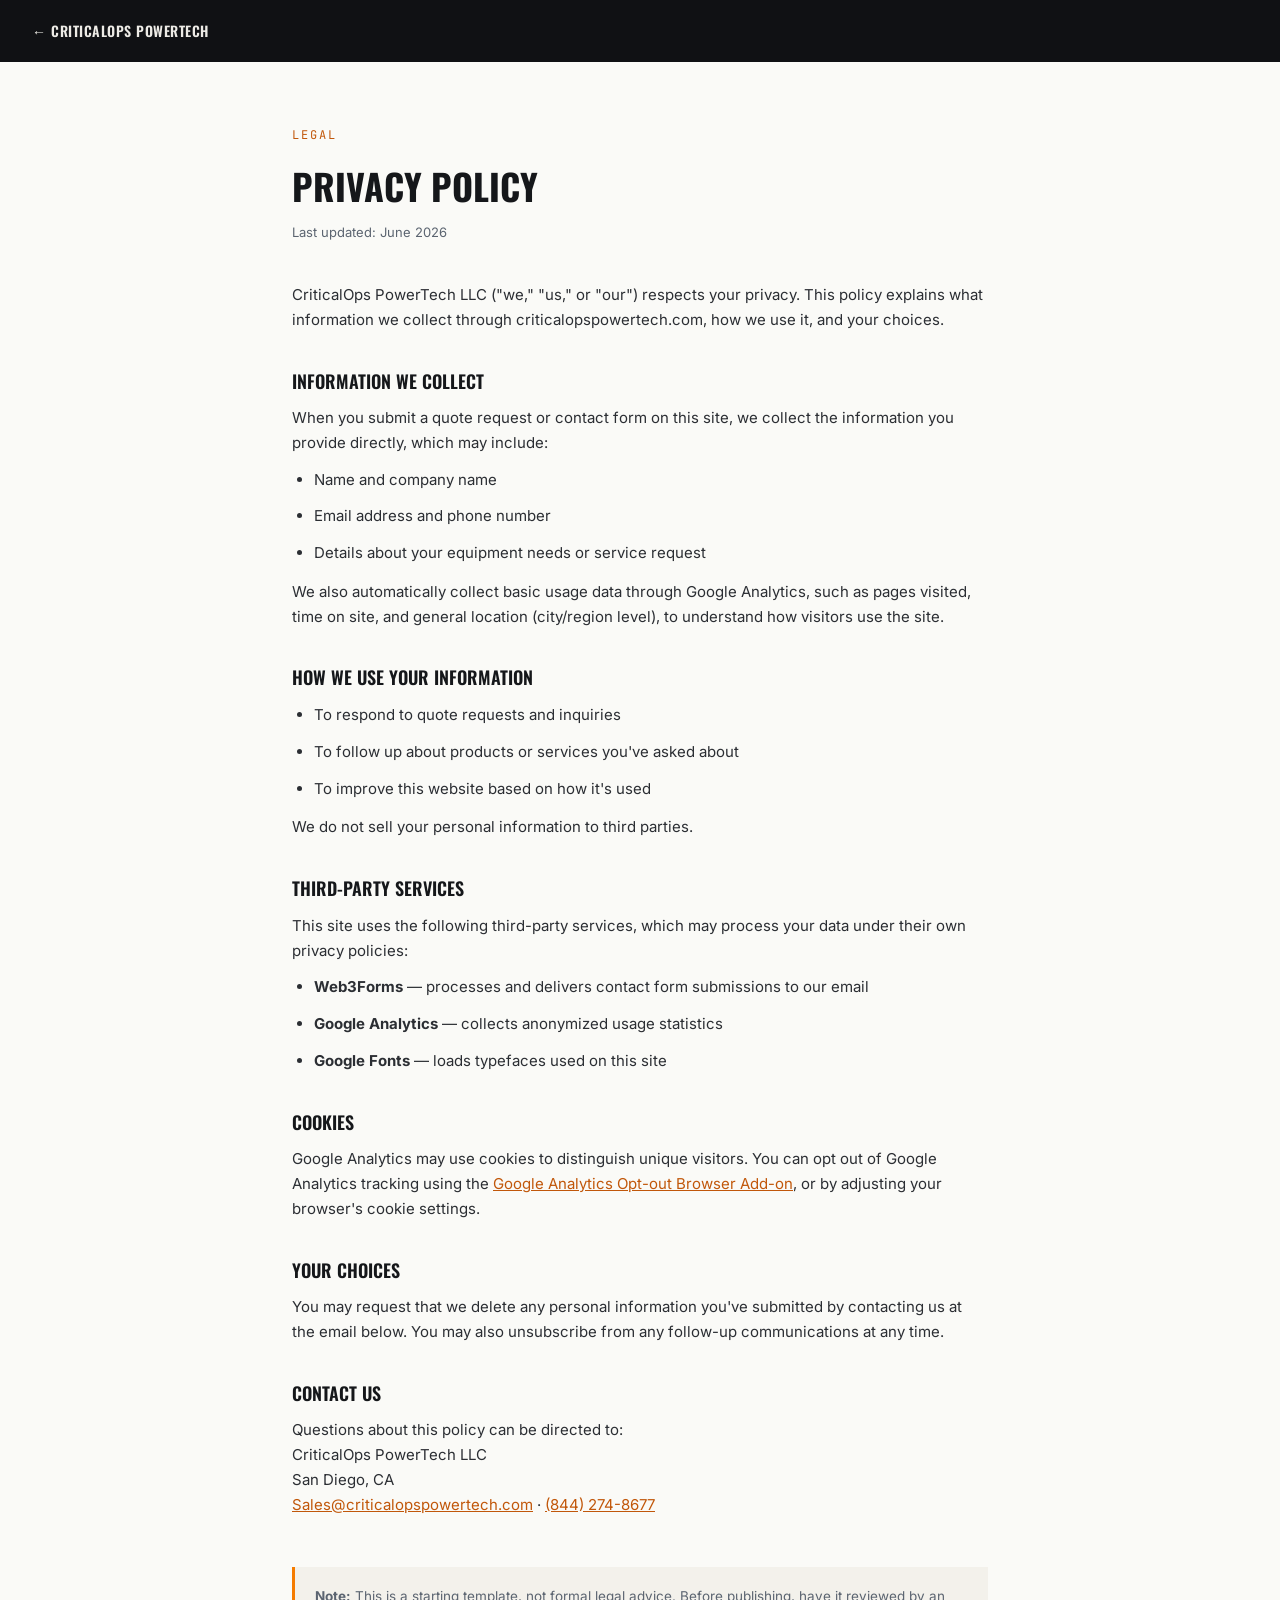
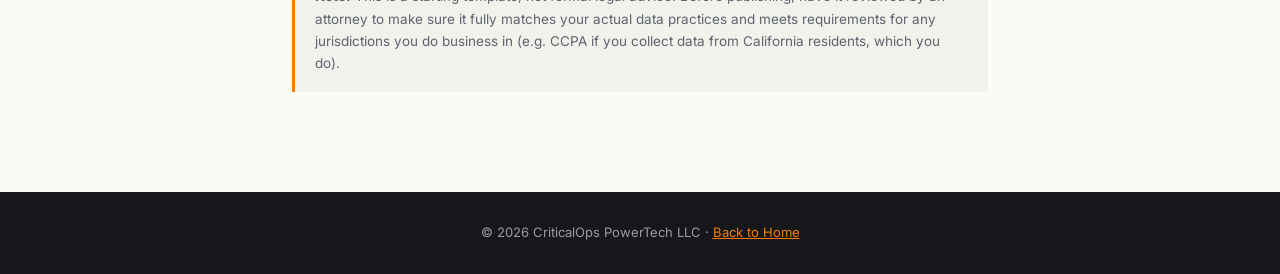
<file: privacy.html>
<!DOCTYPE html>
<html lang="en">
<head>
<meta charset="UTF-8">
<meta name="viewport" content="width=device-width, initial-scale=1.0">
<title>Privacy Policy | CriticalOps PowerTech</title>
<meta name="robots" content="noindex, follow">
<link rel="canonical" href="https://criticalopspowertech.com/privacy.html">
<link rel="icon" type="image/png" sizes="32x32" href="/favicon-32.png">
<link rel="icon" type="image/png" sizes="16x16" href="/favicon-16.png">
<link rel="apple-touch-icon" sizes="180x180" href="/apple-touch-icon.png">
<link rel="preconnect" href="https://fonts.googleapis.com">
<link rel="preconnect" href="https://fonts.gstatic.com" crossorigin>
<link href="https://fonts.googleapis.com/css2?family=Oswald:wght@500;600;700&family=JetBrains+Mono:wght@400;500;600&family=Inter:wght@400;500;600&display=swap" rel="stylesheet">
<style>
  :root{
    --charcoal:#101114; --orange:#F57C00; --amber:#C1570A;
    --steel:#5B6470; --paper:#FAFAF7; --hairline:#E7E4DD; --ink:#15171A;
  }
  *{margin:0;padding:0;box-sizing:border-box;}
  body{font-family:"Inter",-apple-system,sans-serif;background:var(--paper);color:var(--ink);line-height:1.65;}
  a{color:var(--amber);}
  header.nav{background:var(--charcoal);padding:18px 32px;}
  header.nav a{color:#EDEBE6;font-family:"Oswald",sans-serif;font-weight:600;text-transform:uppercase;font-size:14px;letter-spacing:0.5px;text-decoration:none;}
  .wrap{max-width:760px;margin:0 auto;padding:64px 32px 100px 32px;}
  .eyebrow{font-family:"JetBrains Mono",monospace;font-size:12px;letter-spacing:2px;color:var(--amber);text-transform:uppercase;margin-bottom:10px;}
  h1{font-family:"Oswald",sans-serif;font-weight:700;text-transform:uppercase;font-size:36px;margin-bottom:6px;}
  .updated{font-size:13px;color:var(--steel);margin-bottom:40px;}
  h2{font-family:"Oswald",sans-serif;font-weight:600;text-transform:uppercase;font-size:18px;margin:34px 0 10px 0;color:var(--ink);}
  p,li{font-size:15px;color:#2B2E33;margin-bottom:12px;}
  ul{padding-left:22px;margin-bottom:14px;}
  .note{margin-top:50px;padding:18px 20px;background:#F3F1EB;border-left:3px solid var(--orange);font-size:13.5px;color:var(--steel);}
  footer{background:var(--ink);color:#9A9D9F;padding:30px 32px;text-align:center;font-size:13px;}
  footer a{color:var(--orange);}
</style>
</head>
<body>
  <header class="nav"><a href="/">&larr; CriticalOps PowerTech</a></header>

  <div class="wrap">
    <div class="eyebrow">Legal</div>
    <h1>Privacy Policy</h1>
    <p class="updated">Last updated: June 2026</p>

    <p>CriticalOps PowerTech LLC ("we," "us," or "our") respects your privacy. This policy explains what information we collect through criticalopspowertech.com, how we use it, and your choices.</p>

    <h2>Information We Collect</h2>
    <p>When you submit a quote request or contact form on this site, we collect the information you provide directly, which may include:</p>
    <ul>
      <li>Name and company name</li>
      <li>Email address and phone number</li>
      <li>Details about your equipment needs or service request</li>
    </ul>
    <p>We also automatically collect basic usage data through Google Analytics, such as pages visited, time on site, and general location (city/region level), to understand how visitors use the site.</p>

    <h2>How We Use Your Information</h2>
    <ul>
      <li>To respond to quote requests and inquiries</li>
      <li>To follow up about products or services you've asked about</li>
      <li>To improve this website based on how it's used</li>
    </ul>
    <p>We do not sell your personal information to third parties.</p>

    <h2>Third-Party Services</h2>
    <p>This site uses the following third-party services, which may process your data under their own privacy policies:</p>
    <ul>
      <li><strong>Web3Forms</strong> — processes and delivers contact form submissions to our email</li>
      <li><strong>Google Analytics</strong> — collects anonymized usage statistics</li>
      <li><strong>Google Fonts</strong> — loads typefaces used on this site</li>
    </ul>

    <h2>Cookies</h2>
    <p>Google Analytics may use cookies to distinguish unique visitors. You can opt out of Google Analytics tracking using the <a href="https://tools.google.com/dlpage/gaoptout" target="_blank" rel="noopener">Google Analytics Opt-out Browser Add-on</a>, or by adjusting your browser's cookie settings.</p>

    <h2>Your Choices</h2>
    <p>You may request that we delete any personal information you've submitted by contacting us at the email below. You may also unsubscribe from any follow-up communications at any time.</p>

    <h2>Contact Us</h2>
    <p>Questions about this policy can be directed to:<br>
    CriticalOps PowerTech LLC<br>
    San Diego, CA<br>
    <a href="mailto:Sales@criticalopspowertech.com">Sales@criticalopspowertech.com</a> &middot; <a href="tel:8442748677">(844) 274-8677</a></p>

    <div class="note">
      <strong>Note:</strong> This is a starting template, not formal legal advice. Before publishing, have it reviewed by an attorney to make sure it fully matches your actual data practices and meets requirements for any jurisdictions you do business in (e.g. CCPA if you collect data from California residents, which you do).
    </div>
  </div>

  <footer>&copy; 2026 CriticalOps PowerTech LLC &middot; <a href="/">Back to Home</a></footer>
</body>
</html>
</file>
